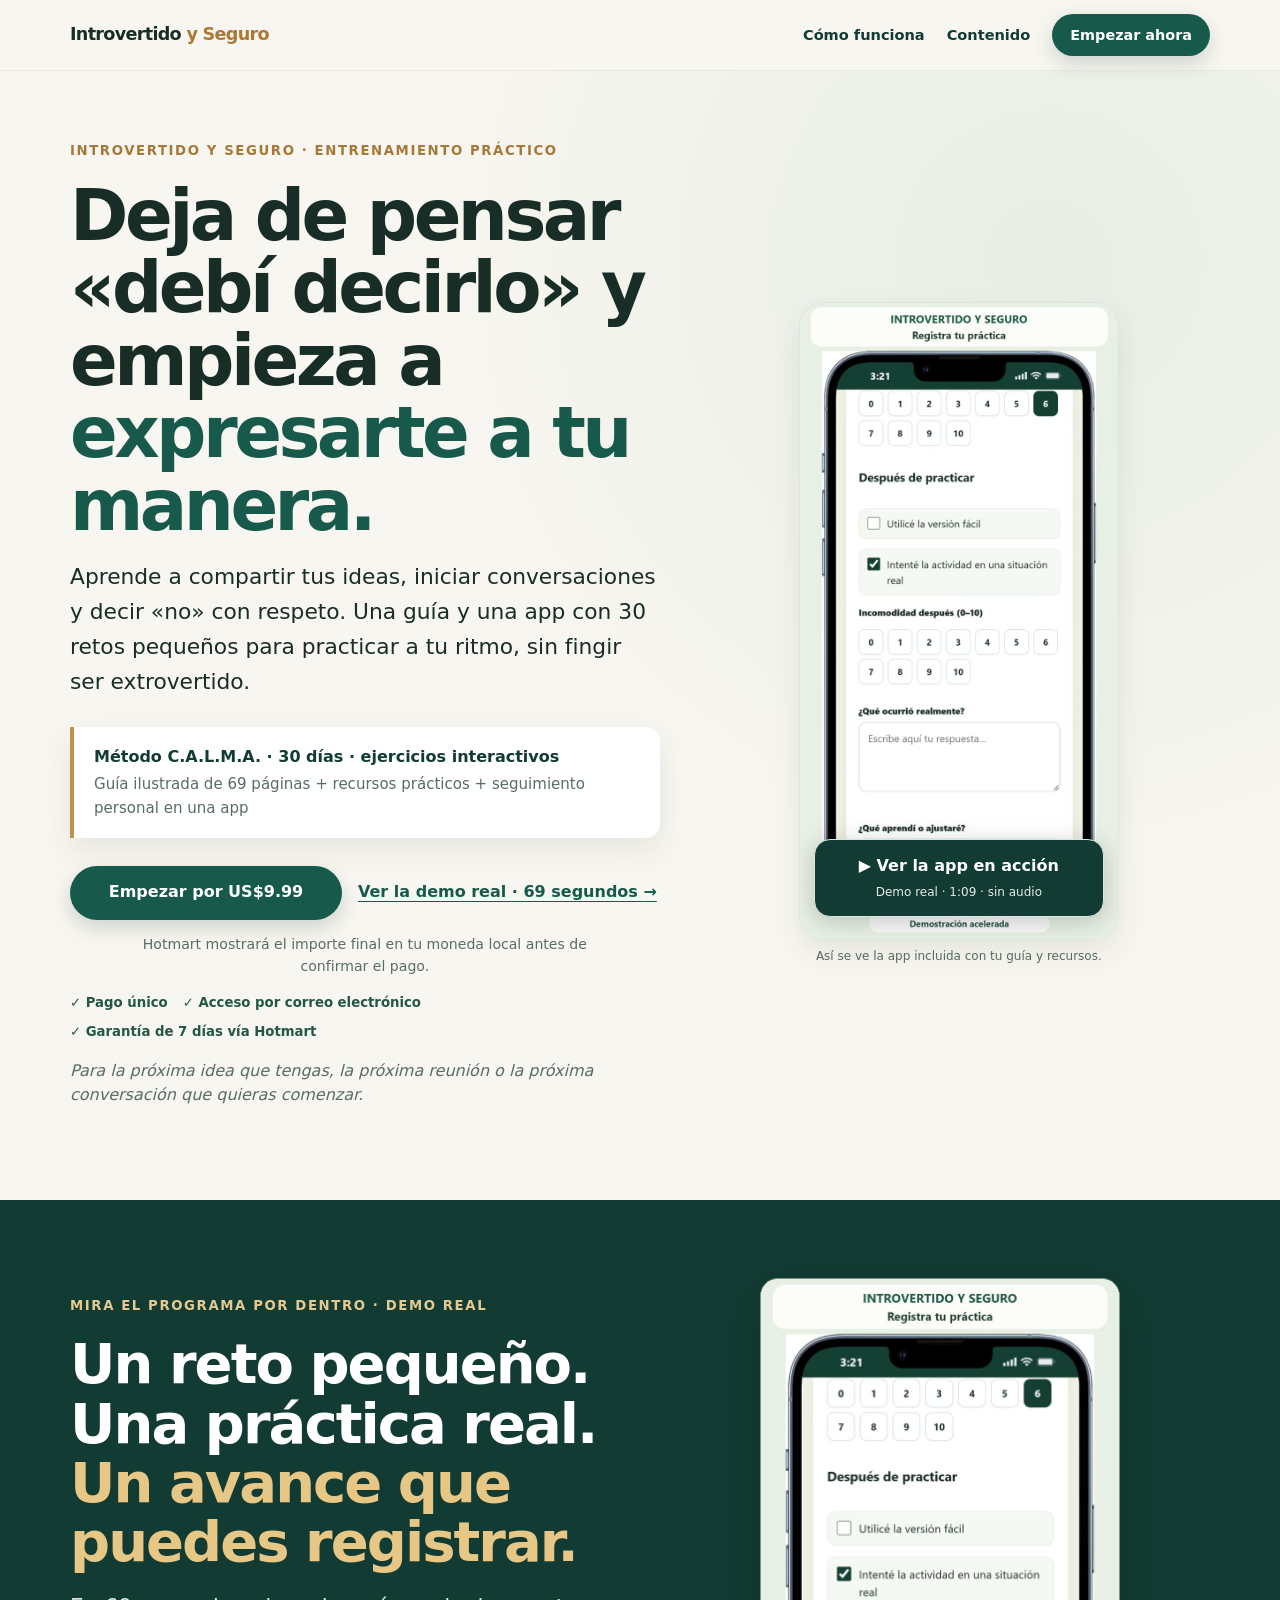
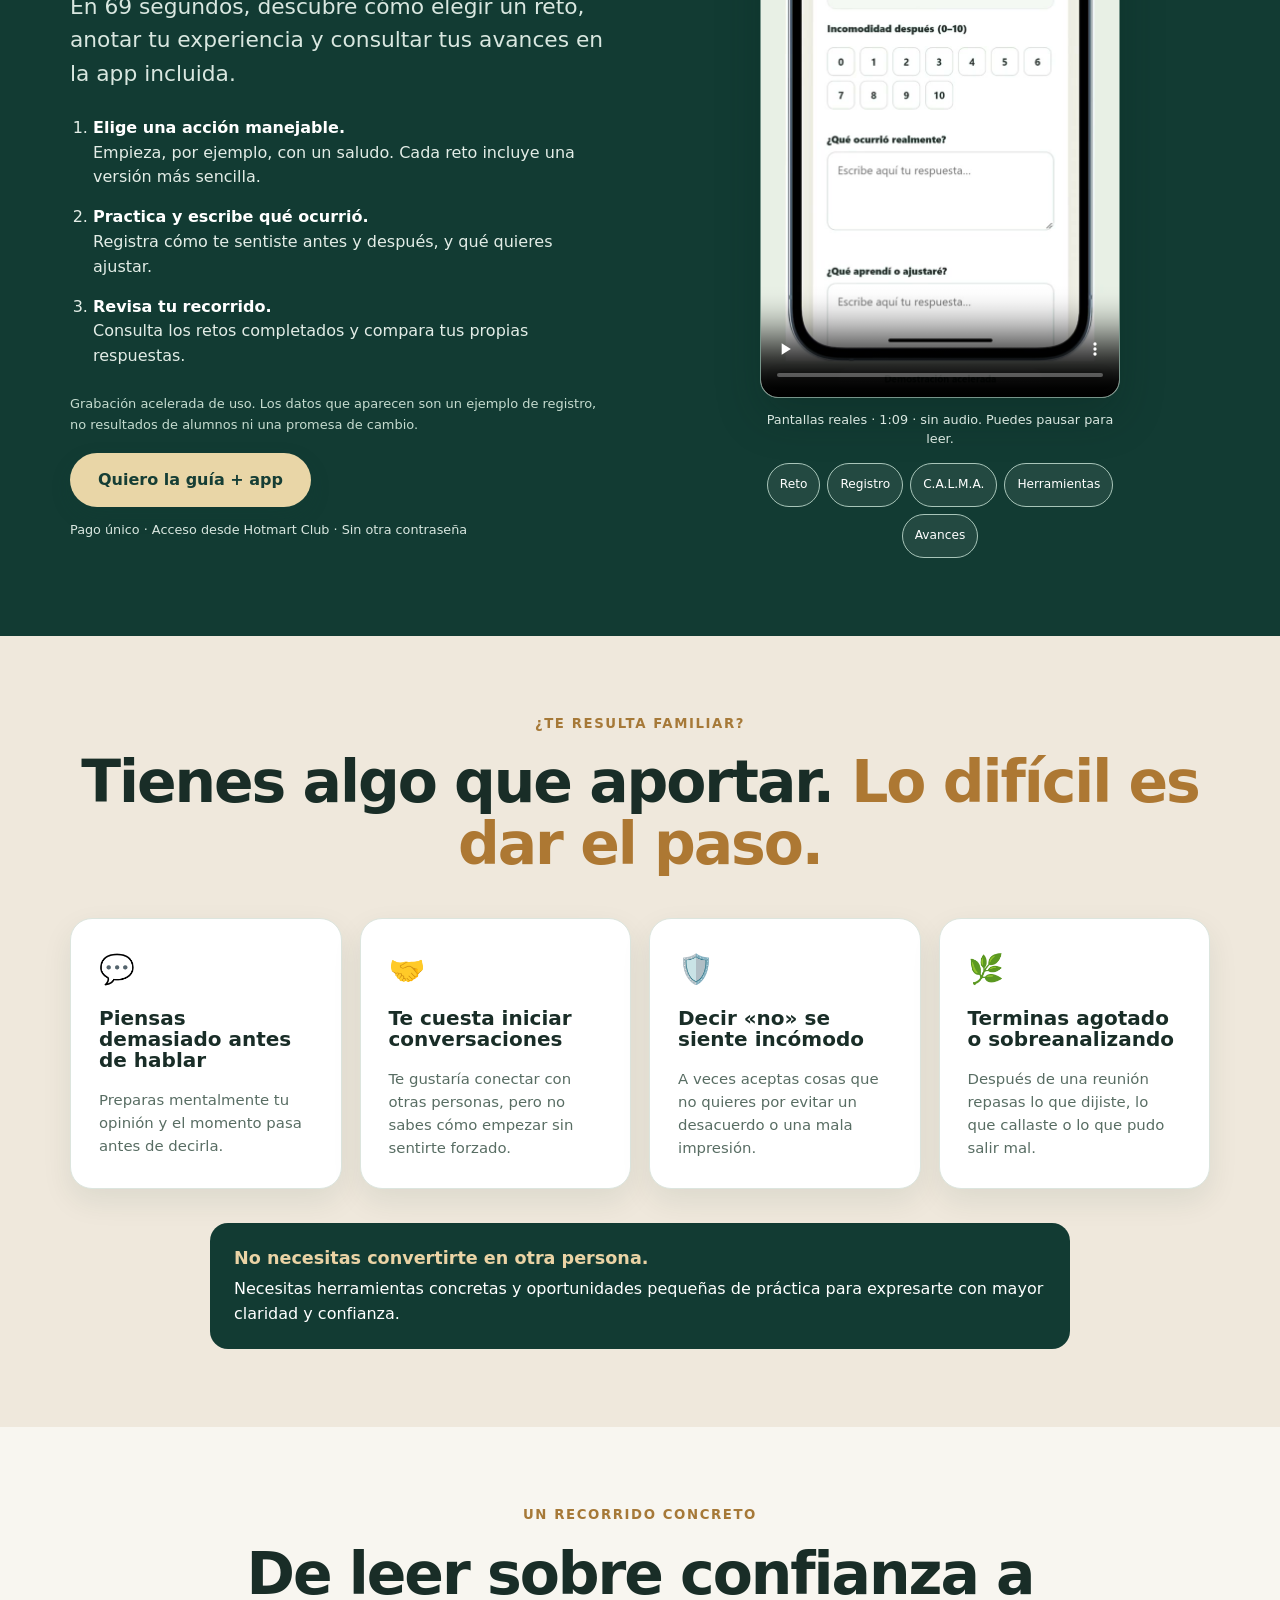
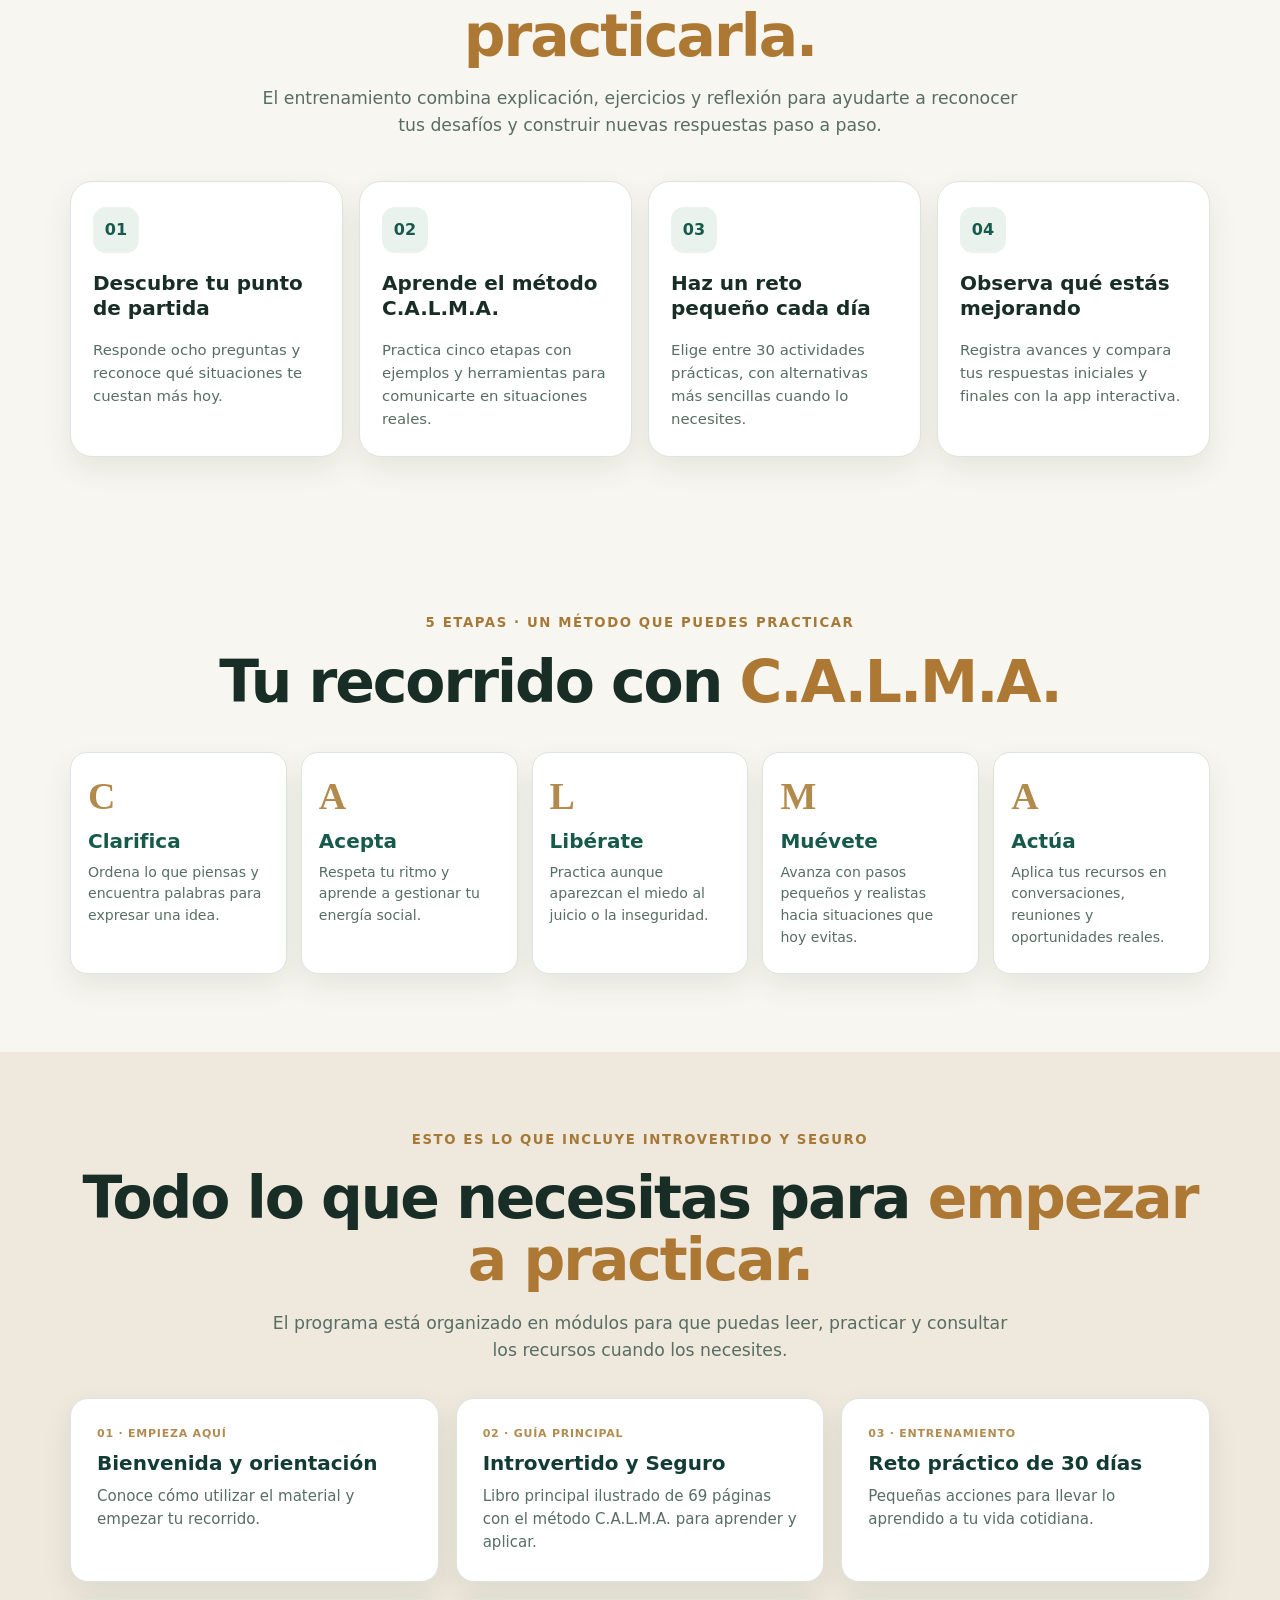
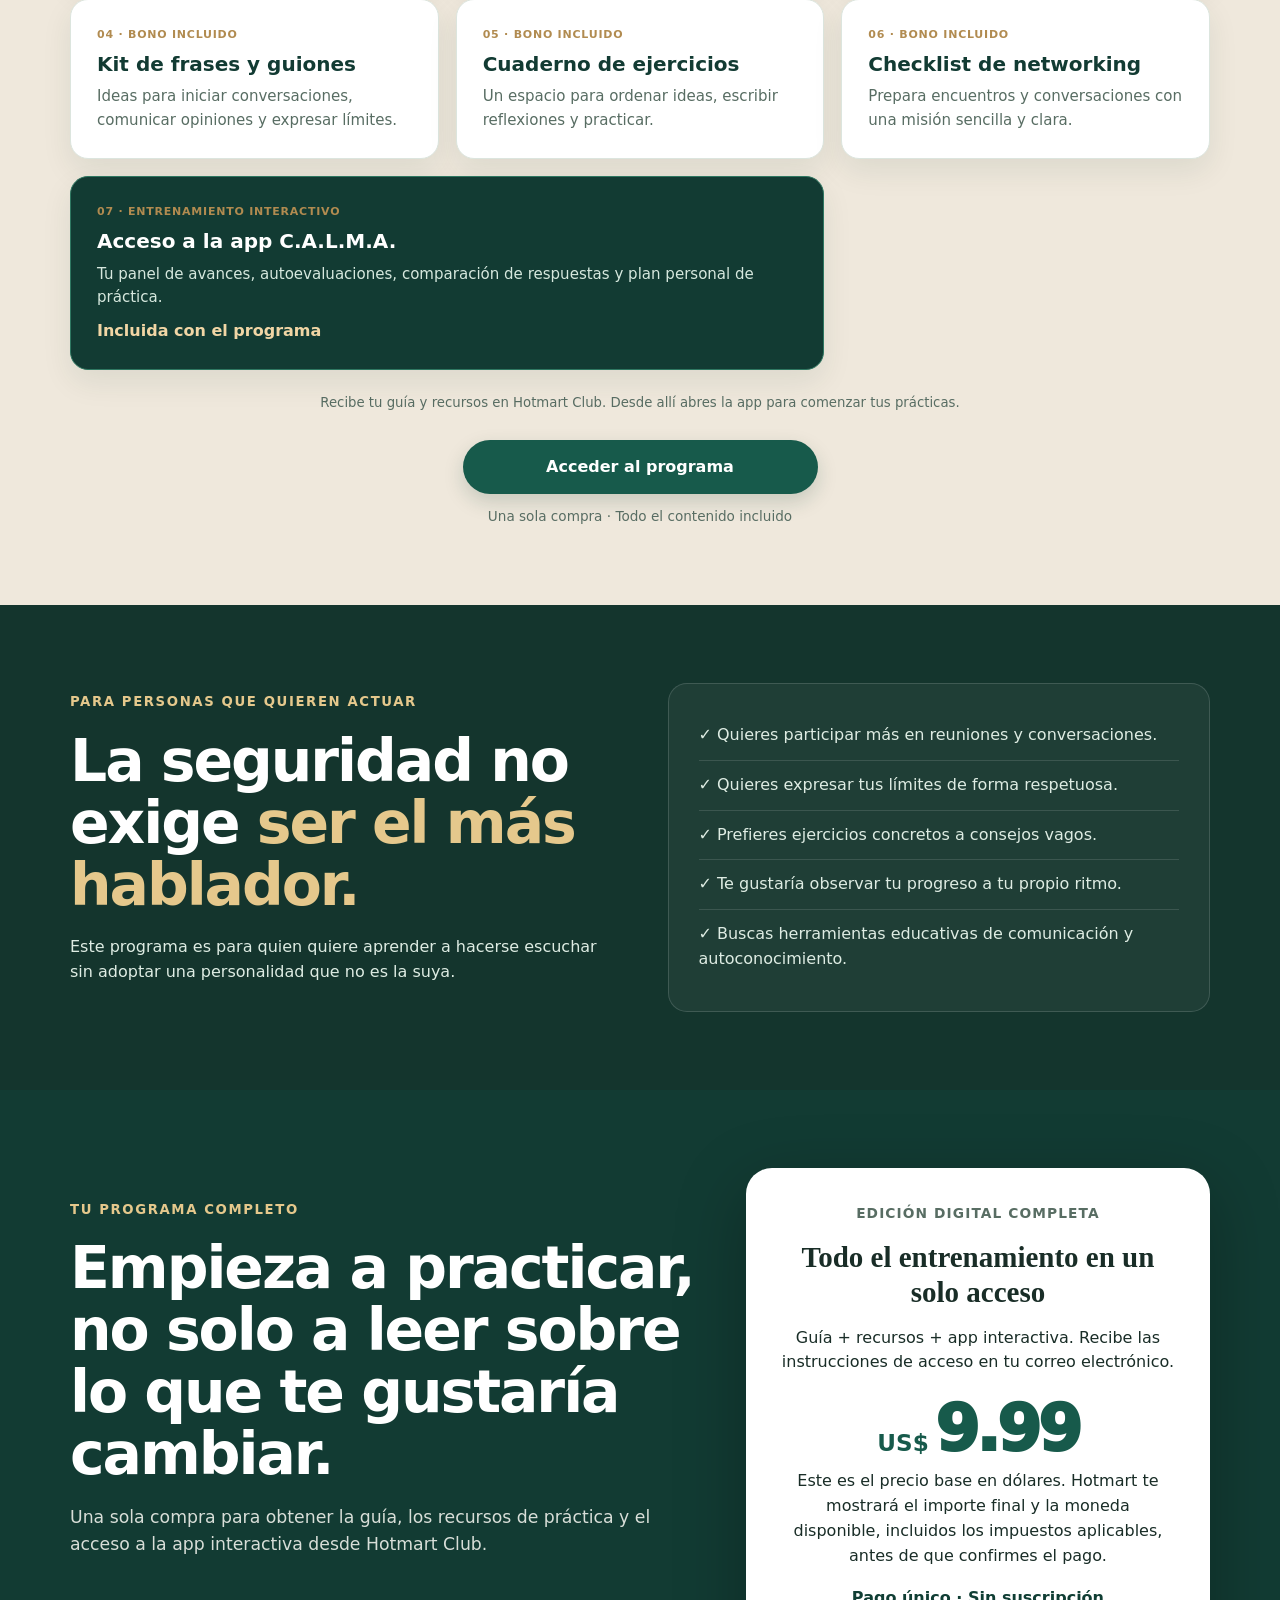
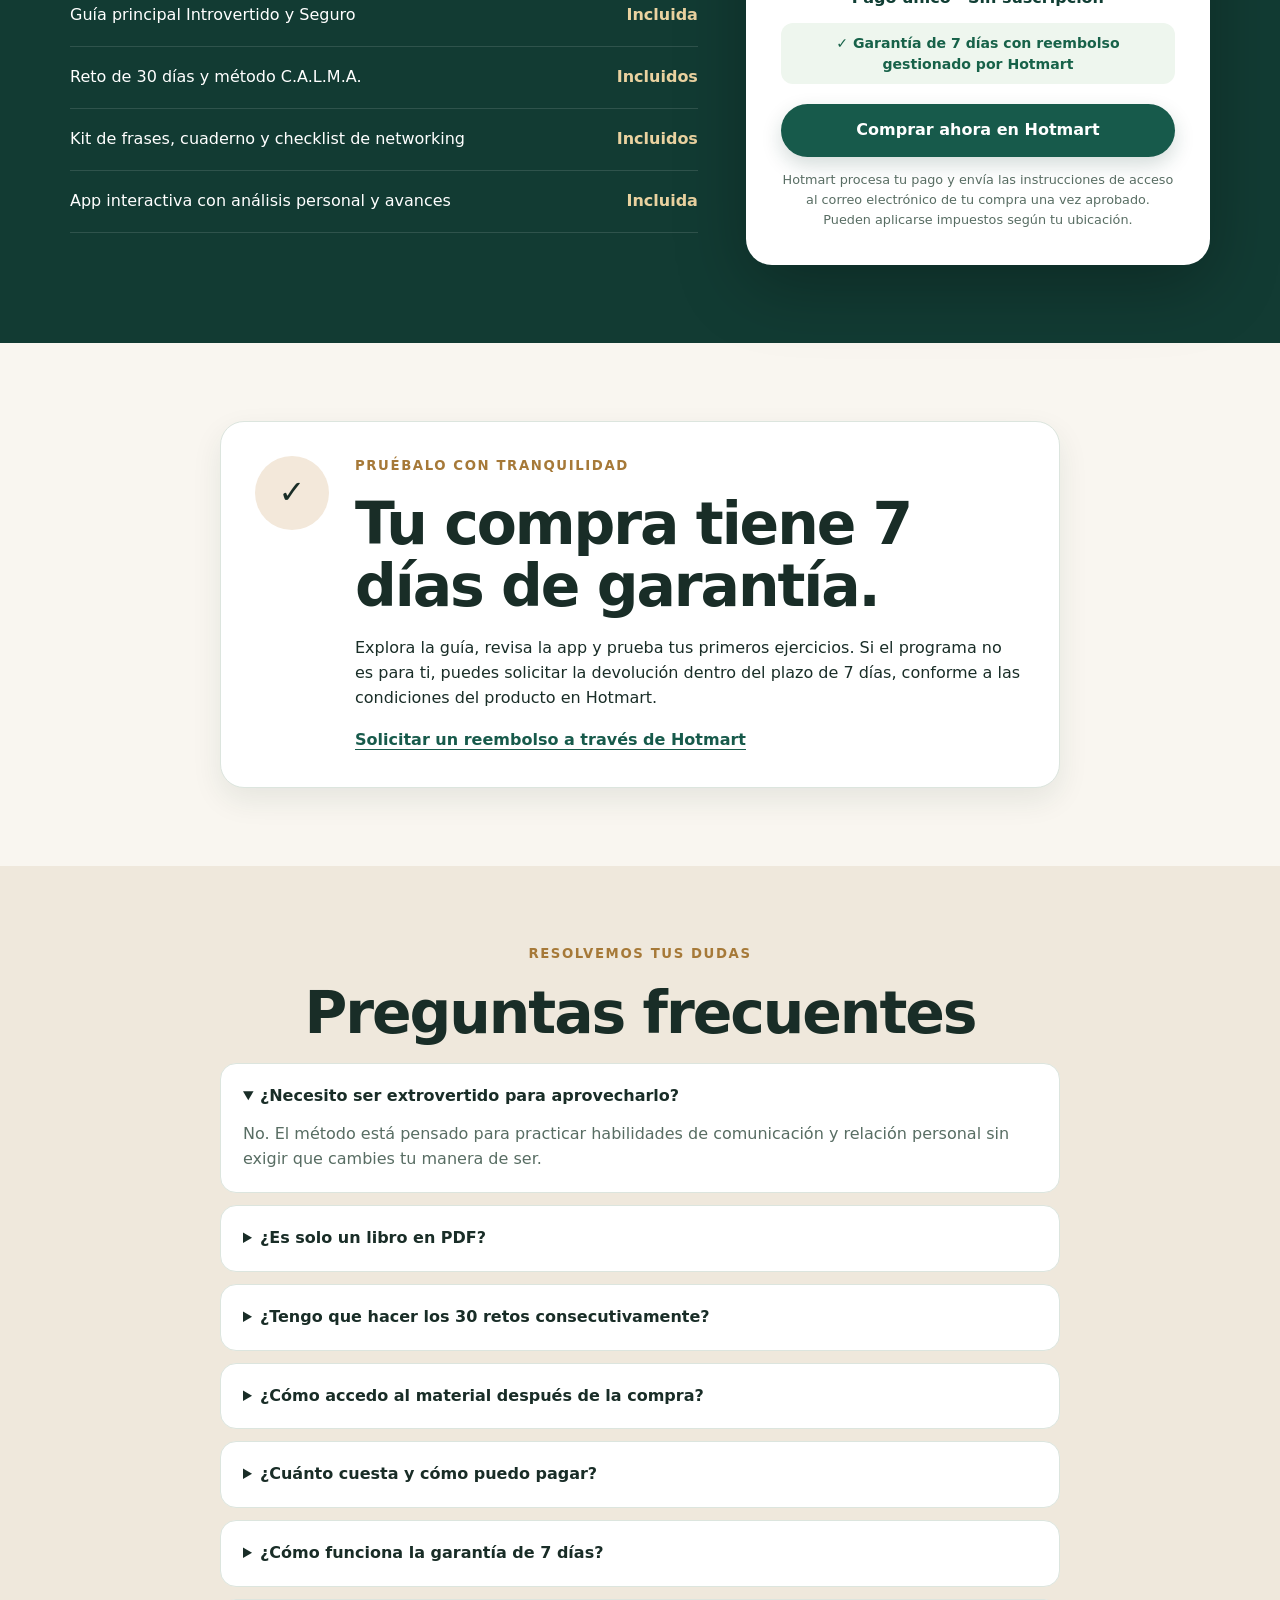
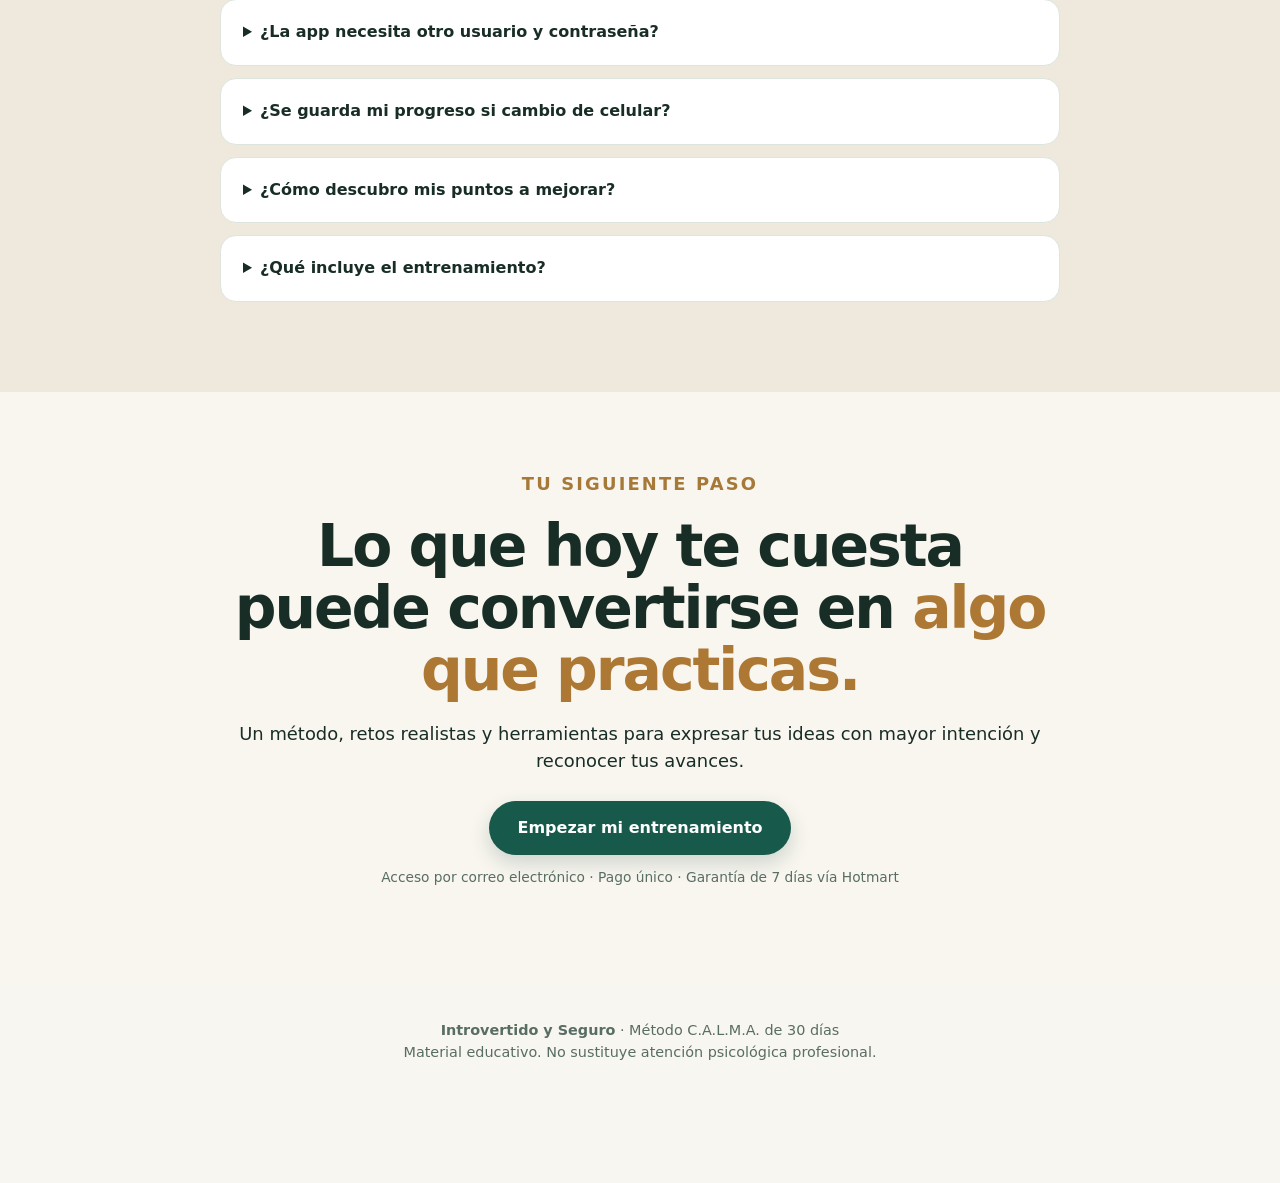
<file: index.html>
<!doctype html>
<html lang="es">
<head>
  <meta charset="utf-8">
  <meta name="viewport" content="width=device-width, initial-scale=1">
  <meta name="theme-color" content="#123b33">
  <meta name="description" content="Introvertido y Seguro: Método C.A.L.M.A. de 30 días. Aprende a expresar tus ideas, poner límites y conectar a tu manera con guía, ejercicios y entrenamiento interactivo.">
  <meta property="og:type" content="website">
  <meta property="og:title" content="Introvertido y Seguro | Método C.A.L.M.A. de 30 Días">
  <meta property="og:description" content="30 días de pequeñas prácticas, una guía completa y una app para descubrir qué mejorar y seguir tus avances.">
  <title>Introvertido y Seguro | Método C.A.L.M.A. de 30 Días</title>
  <link rel="stylesheet" href="styles.css?v=demo-20261104">
</head>
<body>
  <header class="site-header">
    <div class="container header-inner">
      <a class="brand" href="#top" aria-label="Introvertido y Seguro, inicio">Introvertido <span>y Seguro</span></a>
      <nav class="header-links" aria-label="Navegación principal">
        <a class="nav-link" href="#como-funciona">Cómo funciona</a>
        <a class="nav-link" href="#contenido">Contenido</a>
        <a class="btn btn-small btn-hotmart" data-hotmart href="https://pay.hotmart.com/F108322703A?checkoutMode=10">Empezar ahora</a>
      </nav>
    </div>
  </header>

  <main id="top">
    <section class="hero section">
      <div class="container hero-grid">
        <div class="hero-copy">
          <p class="eyebrow">INTROVERTIDO Y SEGURO · ENTRENAMIENTO PRÁCTICO</p>
          <h1>Deja de pensar <em>«debí decirlo»</em> y empieza a <span>expresarte a tu manera.</span></h1>
          <p class="lead">Aprende a compartir tus ideas, iniciar conversaciones y decir «no» con respeto. Una guía y una app con 30 retos pequeños para practicar a tu ritmo, sin fingir ser extrovertido.</p>
          <div class="hero-proof" aria-label="Lo que incluye el entrenamiento">
            <strong>Método C.A.L.M.A. · 30 días · ejercicios interactivos</strong>
            <span>Guía ilustrada de 69 páginas + recursos prácticos + seguimiento personal en una app</span>
          </div>
          <div class="hero-cta-row">
            <a class="btn btn-hotmart" data-hotmart href="https://pay.hotmart.com/F108322703A?checkoutMode=10">Empezar por US$9.99</a>
            <a class="text-link" href="#app-interactiva">Ver la demo real · 69 segundos <span aria-hidden="true">→</span></a>
          </div>
          <p class="hero-price-note">Hotmart mostrará el importe final en tu moneda local antes de confirmar el pago.</p>
          <div class="hero-trust" aria-label="Información de compra"><span>✓ Pago único</span><span>✓ Acceso por correo electrónico</span><span>✓ Garantía de 7 días vía Hotmart</span></div>
          <p class="microcopy">Para la próxima idea que tengas, la próxima reunión o la próxima conversación que quieras comenzar.</p>
        </div>
        <div class="hero-product">
          <a class="demo-cover" href="#app-interactiva" aria-label="Ver la demostración real de la app, 69 segundos">
            <img src="assets/demo-poster.jpg" width="720" height="1440" alt="Pantalla real de la app con un reto, registro de práctica y seguimiento" fetchpriority="high" decoding="async">
            <span class="demo-play">▶ Ver la app en acción <small>Demo real · 1:09 · sin audio</small></span>
          </a>
          <p class="visual-caption">Así se ve la app incluida con tu guía y recursos.</p>
        </div>
      </div>
    </section>

    <section class="section app-feature-section" id="app-interactiva" aria-labelledby="demo-heading">
      <div class="container app-feature-grid">
        <div class="demo-copy">
          <p class="eyebrow">MIRA EL PROGRAMA POR DENTRO · DEMO REAL</p>
          <h2 id="demo-heading">Un reto pequeño. Una práctica real. <span class="accent-text">Un avance que puedes registrar.</span></h2>
          <p class="lead">En 69 segundos, descubre cómo elegir un reto, anotar tu experiencia y consultar tus avances en la app incluida.</p>
          <ol class="demo-steps">
            <li><strong>Elige una acción manejable.</strong> Empieza, por ejemplo, con un saludo. Cada reto incluye una versión más sencilla.</li>
            <li><strong>Practica y escribe qué ocurrió.</strong> Registra cómo te sentiste antes y después, y qué quieres ajustar.</li>
            <li><strong>Revisa tu recorrido.</strong> Consulta los retos completados y compara tus propias respuestas.</li>
          </ol>
          <p class="demo-disclosure">Grabación acelerada de uso. Los datos que aparecen son un ejemplo de registro, no resultados de alumnos ni una promesa de cambio.</p>
          <a class="btn btn-secondary-light btn-hotmart" data-hotmart href="https://pay.hotmart.com/F108322703A?checkoutMode=10">Quiero la guía + app</a>
          <p class="demo-access">Pago único · Acceso desde Hotmart Club · Sin otra contraseña</p>
        </div>
        <figure class="demo-player">
          <video id="app-demo" controls playsinline preload="none" poster="assets/demo-poster.jpg" width="720" height="1440" aria-label="Demostración de uso de Introvertido y Seguro" aria-describedby="demo-caption">
            <source src="assets/introvertido-seguro-demo.mp4" type="video/mp4">
            Tu navegador no reproduce este video. <a href="assets/introvertido-seguro-demo.mp4">Descargar la demo en MP4</a>.
          </video>
          <figcaption id="demo-caption">Pantallas reales · 1:09 · sin audio. Puedes pausar para leer.</figcaption>
          <div class="demo-chapters" aria-label="Ir a una parte de la demostración" hidden>
            <button type="button" data-demo-time="0">Reto</button>
            <button type="button" data-demo-time="7.5">Registro</button>
            <button type="button" data-demo-time="34.125">C.A.L.M.A.</button>
            <button type="button" data-demo-time="44.125">Herramientas</button>
            <button type="button" data-demo-time="54.125">Avances</button>
          </div>
        </figure>
      </div>
    </section>

    <section class="section section-muted" id="problema">
      <div class="container">
        <p class="eyebrow center">¿Te resulta familiar?</p>
        <h2 class="center">Tienes algo que aportar. <span class="accent-text">Lo difícil es dar el paso.</span></h2>
        <div class="benefit-grid">
          <article class="card benefit-card"><div class="icon" aria-hidden="true">💬</div><h3>Piensas demasiado antes de hablar</h3><p>Preparas mentalmente tu opinión y el momento pasa antes de decirla.</p></article>
          <article class="card benefit-card"><div class="icon" aria-hidden="true">🤝</div><h3>Te cuesta iniciar conversaciones</h3><p>Te gustaría conectar con otras personas, pero no sabes cómo empezar sin sentirte forzado.</p></article>
          <article class="card benefit-card"><div class="icon" aria-hidden="true">🛡️</div><h3>Decir «no» se siente incómodo</h3><p>A veces aceptas cosas que no quieres por evitar un desacuerdo o una mala impresión.</p></article>
          <article class="card benefit-card"><div class="icon" aria-hidden="true">🌿</div><h3>Terminas agotado o sobreanalizando</h3><p>Después de una reunión repasas lo que dijiste, lo que callaste o lo que pudo salir mal.</p></article>
        </div>
        <div class="pain-callout"><strong>No necesitas convertirte en otra persona.</strong><span>Necesitas herramientas concretas y oportunidades pequeñas de práctica para expresarte con mayor claridad y confianza.</span></div>
      </div>
    </section>

    <section class="section" id="como-funciona">
      <div class="container">
        <p class="eyebrow center">Un recorrido concreto</p>
        <h2 class="center">De leer sobre confianza a <span class="accent-text">practicarla.</span></h2>
        <p class="section-intro">El entrenamiento combina explicación, ejercicios y reflexión para ayudarte a reconocer tus desafíos y construir nuevas respuestas paso a paso.</p>
        <div class="steps-grid">
          <article class="card step-card"><span class="step-bubble">01</span><h3>Descubre tu punto de partida</h3><p>Responde ocho preguntas y reconoce qué situaciones te cuestan más hoy.</p></article>
          <article class="card step-card"><span class="step-bubble">02</span><h3>Aprende el método C.A.L.M.A.</h3><p>Practica cinco etapas con ejemplos y herramientas para comunicarte en situaciones reales.</p></article>
          <article class="card step-card"><span class="step-bubble">03</span><h3>Haz un reto pequeño cada día</h3><p>Elige entre 30 actividades prácticas, con alternativas más sencillas cuando lo necesites.</p></article>
          <article class="card step-card"><span class="step-bubble">04</span><h3>Observa qué estás mejorando</h3><p>Registra avances y compara tus respuestas iniciales y finales con la app interactiva.</p></article>
        </div>
      </div>
    </section>


    <section class="section" id="metodo">
      <div class="container">
        <p class="eyebrow center">5 etapas · un método que puedes practicar</p>
        <h2 class="center">Tu recorrido con <span class="accent-text">C.A.L.M.A.</span></h2>
        <div class="calma-grid">
          <article><span>C</span><h3>Clarifica</h3><p>Ordena lo que piensas y encuentra palabras para expresar una idea.</p></article>
          <article><span>A</span><h3>Acepta</h3><p>Respeta tu ritmo y aprende a gestionar tu energía social.</p></article>
          <article><span>L</span><h3>Libérate</h3><p>Practica aunque aparezcan el miedo al juicio o la inseguridad.</p></article>
          <article><span>M</span><h3>Muévete</h3><p>Avanza con pasos pequeños y realistas hacia situaciones que hoy evitas.</p></article>
          <article><span>A</span><h3>Actúa</h3><p>Aplica tus recursos en conversaciones, reuniones y oportunidades reales.</p></article>
        </div>
      </div>
    </section>

    <section class="section section-muted" id="contenido">
      <div class="container">
        <p class="eyebrow center">ESTO ES LO QUE INCLUYE INTROVERTIDO Y SEGURO</p>
        <h2 class="center">Todo lo que necesitas para <span class="accent-text">empezar a practicar.</span></h2>
        <p class="section-intro">El programa está organizado en módulos para que puedas leer, practicar y consultar los recursos cuando los necesites.</p>
        <div class="modules-grid">
          <article class="module-card"><span>01 · EMPIEZA AQUÍ</span><h3>Bienvenida y orientación</h3><p>Conoce cómo utilizar el material y empezar tu recorrido.</p></article>
          <article class="module-card"><span>02 · GUÍA PRINCIPAL</span><h3>Introvertido y Seguro</h3><p>Libro principal ilustrado de 69 páginas con el método C.A.L.M.A. para aprender y aplicar.</p></article>
          <article class="module-card"><span>03 · ENTRENAMIENTO</span><h3>Reto práctico de 30 días</h3><p>Pequeñas acciones para llevar lo aprendido a tu vida cotidiana.</p></article>
          <article class="module-card"><span>04 · BONO INCLUIDO</span><h3>Kit de frases y guiones</h3><p>Ideas para iniciar conversaciones, comunicar opiniones y expresar límites.</p></article>
          <article class="module-card"><span>05 · BONO INCLUIDO</span><h3>Cuaderno de ejercicios</h3><p>Un espacio para ordenar ideas, escribir reflexiones y practicar.</p></article>
          <article class="module-card"><span>06 · BONO INCLUIDO</span><h3>Checklist de networking</h3><p>Prepara encuentros y conversaciones con una misión sencilla y clara.</p></article>
          <article class="module-card module-featured"><span>07 · ENTRENAMIENTO INTERACTIVO</span><h3>Acceso a la app C.A.L.M.A.</h3><p>Tu panel de avances, autoevaluaciones, comparación de respuestas y plan personal de práctica.</p><strong>Incluida con el programa</strong></article>
        </div>
        <p class="program-note">Recibe tu guía y recursos en Hotmart Club. Desde allí abres la app para comenzar tus prácticas.</p>
        <div class="center modules-cta"><a class="btn btn-hotmart" data-hotmart href="https://pay.hotmart.com/F108322703A?checkoutMode=10">Acceder al programa</a><p class="muted">Una sola compra · Todo el contenido incluido</p></div>
      </div>
    </section>

    <section class="section section-dark" id="para-quien">
      <div class="container two-column">
        <div><p class="eyebrow">PARA PERSONAS QUE QUIEREN ACTUAR</p><h2>La seguridad no exige <span>ser el más hablador.</span></h2><p>Este programa es para quien quiere aprender a hacerse escuchar sin adoptar una personalidad que no es la suya.</p></div>
        <div class="dark-feature-list">
          <p>✓ Quieres participar más en reuniones y conversaciones.</p>
          <p>✓ Quieres expresar tus límites de forma respetuosa.</p>
          <p>✓ Prefieres ejercicios concretos a consejos vagos.</p>
          <p>✓ Te gustaría observar tu progreso a tu propio ritmo.</p>
          <p>✓ Buscas herramientas educativas de comunicación y autoconocimiento.</p>
        </div>
      </div>
    </section>

    <section class="section offer-section" id="oferta">
      <div class="container offer-grid">
        <div>
          <p class="eyebrow">TU PROGRAMA COMPLETO</p>
          <h2>Empieza a practicar, no solo a leer sobre lo que te gustaría cambiar.</h2>
          <p class="offer-lead">Una sola compra para obtener la guía, los recursos de práctica y el acceso a la app interactiva desde Hotmart Club.</p>
          <ul class="offer-list">
            <li><span>Guía principal Introvertido y Seguro</span><strong>Incluida</strong></li>
            <li><span>Reto de 30 días y método C.A.L.M.A.</span><strong>Incluidos</strong></li>
            <li><span>Kit de frases, cuaderno y checklist de networking</span><strong>Incluidos</strong></li>
            <li><span>App interactiva con análisis personal y avances</span><strong>Incluida</strong></li>
          </ul>
        </div>
        <aside class="price-card">
          <span class="price-label">EDICIÓN DIGITAL COMPLETA</span>
          <h3 class="checkout-heading">Todo el entrenamiento en un solo acceso</h3>
          <p>Guía + recursos + app interactiva. Recibe las instrucciones de acceso en tu correo electrónico.</p>
          <div class="price" aria-label="Precio base: 9 dólares con 99 centavos"><span class="price-currency">US$</span>9.99</div>
          <p class="currency-note">Este es el precio base en dólares. Hotmart te mostrará el importe final y la moneda disponible, incluidos los impuestos aplicables, antes de que confirmes el pago.</p>
          <p class="offer-payment">Pago único · Sin suscripción</p><p class="offer-guarantee">✓ Garantía de 7 días con reembolso gestionado por Hotmart</p>
          <a class="btn btn-hotmart" data-hotmart href="https://pay.hotmart.com/F108322703A?checkoutMode=10">Comprar ahora en Hotmart</a>
          <small>Hotmart procesa tu pago y envía las instrucciones de acceso al correo electrónico de tu compra una vez aprobado. Pueden aplicarse impuestos según tu ubicación.</small>
        </aside>
      </div>
    </section>

    <section class="section guarantee-section" id="garantia">
      <div class="container narrow guarantee-panel">
        <div class="guarantee-icon" aria-hidden="true">✓</div>
        <div><p class="eyebrow">PRUÉBALO CON TRANQUILIDAD</p><h2>Tu compra tiene 7 días de garantía.</h2>
          <p>Explora la guía, revisa la app y prueba tus primeros ejercicios. Si el programa no es para ti, puedes solicitar la devolución dentro del plazo de 7 días, conforme a las condiciones del producto en Hotmart.</p>
          <a class="text-link" href="https://refund.hotmart.com/" target="_blank" rel="noopener noreferrer">Solicitar un reembolso a través de Hotmart</a>
        </div>
      </div>
    </section>

    <section class="section section-muted" id="faq">
      <div class="container narrow">
        <p class="eyebrow center">Resolvemos tus dudas</p>
        <h2 class="center">Preguntas frecuentes</h2>
        <div class="faq">
          <details open><summary>¿Necesito ser extrovertido para aprovecharlo?</summary><p>No. El método está pensado para practicar habilidades de comunicación y relación personal sin exigir que cambies tu manera de ser.</p></details>
          <details><summary>¿Es solo un libro en PDF?</summary><p>No. Además de la guía hay actividades, recursos y una app donde puedes responder preguntas, completar retos, ver tu porcentaje de progreso y comparar evaluaciones.</p></details>
          <details><summary>¿Tengo que hacer los 30 retos consecutivamente?</summary><p>No. Puedes hacerlos a tu ritmo, regresar a un día anterior y escoger versiones más fáciles de las prácticas.</p></details>
          <details><summary>¿Cómo accedo al material después de la compra?</summary><p>Una vez aprobado el pago, Hotmart envía al correo electrónico que registraste las instrucciones para acceder al contenido. Revisa también la carpeta de spam si no encuentras el mensaje. La app está incluida como recurso del programa.</p></details>
          <details><summary>¿Cuánto cuesta y cómo puedo pagar?</summary><p>El programa tiene un precio base de US$9.99, en un solo pago. Antes de confirmar tu compra, Hotmart mostrará el total final, la moneda de pago disponible y los impuestos que correspondan. No hacemos una conversión estimada en esta página.</p></details>
          <details><summary>¿Cómo funciona la garantía de 7 días?</summary><p>Dispones de 7 días desde la aprobación de la compra para solicitar un reembolso, de acuerdo con las condiciones de garantía configuradas para el producto. La solicitud se gestiona a través de Hotmart en <a href="https://refund.hotmart.com/" target="_blank" rel="noopener noreferrer">su plataforma de reembolsos</a>.</p></details>
          <details><summary>¿La app necesita otro usuario y contraseña?</summary><p>No. Una vez que ingresas a Hotmart Club, abres el enlace de la app como recurso del curso, sin registrarte nuevamente. Puedes usarla desde el navegador de tu celular o computadora.</p></details>
          <details><summary>¿Se guarda mi progreso si cambio de celular?</summary><p>Los avances se guardan en el navegador en que uses la app. No se sincronizan automáticamente entre dispositivos; puedes exportar un respaldo desde «Mis avances» e importarlo en otro navegador.</p></details>
          <details><summary>¿Cómo descubro mis puntos a mejorar?</summary><p>La app usa ocho preguntas educativas de autoevaluación para señalar situaciones que reportas con mayor frecuencia y sugerirte ejercicios relacionados. No es un diagnóstico psicológico.</p></details>
          <details><summary>¿Qué incluye el entrenamiento?</summary><p>La guía principal, el reto de 30 días, el kit de frases y guiones, el cuaderno de ejercicios, el checklist de networking, la bienvenida y el acceso a la app C.A.L.M.A.</p></details>
        </div>
      </div>
    </section>

    <section class="section final-section" id="resumen">
      <div class="container narrow center">
        <p class="eyebrow">TU SIGUIENTE PASO</p>
        <h2>Lo que hoy te cuesta puede convertirse en <span class="accent-text">algo que practicas.</span></h2>
        <p>Un método, retos realistas y herramientas para expresar tus ideas con mayor intención y reconocer tus avances.</p>
        <a class="btn btn-hotmart" data-hotmart href="https://pay.hotmart.com/F108322703A?checkoutMode=10">Empezar mi entrenamiento</a>
        <p class="muted final-note">Acceso por correo electrónico · Pago único · Garantía de 7 días vía Hotmart</p>
      </div>
    </section>
  </main>

  <footer class="site-footer">
    <div class="container center"><strong>Introvertido y Seguro</strong> · Método C.A.L.M.A. de 30 días<br>Material educativo. No sustituye atención psicológica profesional.</div>
  </footer>

  <div class="mobile-offer" aria-label="Acceso rápido al contenido del programa">
    <div><strong>US$9.99</strong><span>Precio base · Total final en Hotmart</span></div>
    <a class="btn btn-small btn-hotmart" data-hotmart href="https://pay.hotmart.com/F108322703A?checkoutMode=10">Empezar ahora</a>
  </div>

  <noscript><img height="1" width="1" style="display:none" src="https://www.facebook.com/tr?id=3945503179000292&ev=PageView&noscript=1" alt=""></noscript>
  <script src="app.js?v=demo-20261104"></script>
</body>
</html>
</file>
<file: styles.css>
:root {
  --bg: #f6f1e8;
  --surface: #ffffff;
  --ink: #182018;
  --muted: #687068;
  --brand: #bf6a2b;
  --brand-dark: #8f4418;
  --dark: #172018;
  --line: #ded8ce;
  --radius: 22px;
  --shadow: 0 14px 35px rgba(20, 28, 21, .09);
}

/* Real app demonstration: reserve space and keep native playback controls. */
.demo-cover{display:block;position:relative;width:min(100%,320px);border-radius:24px;overflow:hidden;box-shadow:var(--shadow);border:1px solid var(--line);text-decoration:none}
.demo-cover img{display:block;width:100%;height:auto}
.demo-play{position:absolute;inset:auto 14px 22px;background:#123b33;color:#fff;border:1px solid #d7e7dc;border-radius:16px;padding:14px 12px;text-align:center;font-weight:800;box-shadow:0 5px 24px #0003}
.demo-play small{display:block;font-size:.75rem;font-weight:500;margin-top:4px;color:#e4ede7}
.demo-player{margin:0;width:min(100%,360px);justify-self:center;min-width:0}
.demo-player video{display:block;width:100%;height:auto;aspect-ratio:1/2;background:#e9eee7;border:1px solid #77958a;border-radius:18px;box-shadow:0 18px 44px #061f1940}
.demo-player figcaption{font-size:.8rem;line-height:1.5;color:#d9e7e0;text-align:center;margin-top:12px}
.demo-steps{padding-left:23px;display:grid;gap:15px;color:#e3ede7;margin:25px 0}
.demo-steps strong{display:block;color:#fff}
.demo-disclosure{font-size:.81rem;line-height:1.6;color:#c5dbcf}
.demo-access{font-size:.8rem;color:#d9e7e0;margin:13px 0 0}
.demo-chapters{display:flex;gap:7px;justify-content:center;flex-wrap:wrap;margin-top:14px}
.demo-chapters[hidden]{display:none}
.demo-chapters button{font:inherit;font-size:.76rem;min-height:44px;padding:8px 12px;background:#ffffff12;color:#fff;border:1px solid #a8c5b9;border-radius:99px;cursor:pointer}
.demo-chapters button:hover{background:#ffffff26}
@media(max-width:760px){
 .hero-product .demo-cover{width:230px;max-width:100%}
 .app-feature-grid .demo-copy{display:contents}
 .app-feature-grid{row-gap:14px}
 .demo-copy>.eyebrow,.demo-copy>h2,.demo-copy>.lead{order:0;margin-bottom:0}
 .demo-player{width:min(100%,380px)}
 .app-feature-grid>.demo-player{order:1;margin:9px 0}
 .demo-copy>.demo-steps{order:2;margin:12px 0}
 .demo-copy>.demo-disclosure{order:3}
 .demo-copy>.btn{order:4}
 .demo-copy>.demo-access{order:5}
 .demo-copy .lead{font-size:1rem}
 .demo-steps{font-size:.94rem;gap:12px}
 .guarantee-panel{padding:24px 20px;gap:18px}
 .guarantee-panel h2{font-size:1.75rem}
 .guarantee-icon{width:48px;height:48px;font-size:1.5rem}
}
body.demo-playing .mobile-offer{opacity:0;visibility:hidden;pointer-events:none}
* { box-sizing: border-box; }
html { scroll-behavior: smooth; }
body { margin: 0; font-family: Inter, ui-sans-serif, system-ui, -apple-system, BlinkMacSystemFont, "Segoe UI", sans-serif; color: var(--ink); background: var(--bg); line-height: 1.55; }
a { color: inherit; }
.container { width: min(1140px, calc(100% - 36px)); margin-inline: auto; }
.narrow { width: min(840px, 100%); }
.section { padding: 78px 0; }
.section-muted { background: #efe8dc; }
.center { text-align: center; }
.muted { color: var(--muted); }
.eyebrow { color: var(--brand); text-transform: uppercase; letter-spacing: .12em; font-weight: 800; font-size: .83rem; }
h1, h2, h3 { line-height: 1.06; margin: 0 0 18px; }
h1 { font-size: clamp(2.8rem, 6.8vw, 5.8rem); letter-spacing: -.055em; }
h1 span { color: var(--brand); }
h2 { font-size: clamp(2rem, 4.7vw, 3.65rem); letter-spacing: -.035em; }
h3 { font-size: 1.25rem; }
p { margin: 0 0 18px; }
.site-header { position: sticky; top: 0; z-index: 30; background: rgba(246,241,232,.93); backdrop-filter: blur(14px); border-bottom: 1px solid rgba(0,0,0,.05); }
.header-inner { min-height: 70px; display: flex; align-items: center; justify-content: space-between; gap: 16px; }
.brand { text-decoration: none; font-weight: 900; letter-spacing: -.04em; }
.brand span { color: var(--brand); }
.btn { display: inline-flex; justify-content: center; align-items: center; min-height: 54px; padding: 0 28px; border-radius: 999px; background: var(--brand); color: #fff; text-decoration: none; font-weight: 850; box-shadow: 0 8px 25px rgba(191,106,43,.22); transition: transform .2s ease, background .2s ease; text-align: center; }
.btn:hover { transform: translateY(-2px); background: var(--brand-dark); }
.btn-small { min-height: 42px; padding: 0 18px; font-size: .9rem; }
.hero { padding-top: 86px; }
.hero-grid { display: grid; grid-template-columns: 1.12fr .88fr; align-items: center; gap: 68px; }
.lead { font-size: clamp(1.1rem, 2vw, 1.36rem); max-width: 760px; }
.hero-proof { display: grid; gap: 3px; padding: 18px 20px; border-left: 4px solid var(--brand); background: rgba(255,255,255,.58); border-radius: 0 14px 14px 0; margin: 28px 0; }
.hero-proof span { color: var(--muted); font-size: .94rem; }
.hero-cta-row { display: flex; flex-wrap: wrap; align-items: center; gap: 16px; }
.microcopy { margin-top: 16px; font-style: italic; color: var(--muted); }
.guarantee-inline { font-weight: 800; }
.hero-product { display: grid; justify-items: center; }
.book-mockup { width: min(370px, 90vw); aspect-ratio: 3/4; padding: 48px 34px; display: flex; flex-direction: column; justify-content: center; border-radius: 8px 20px 20px 8px; background: #f4e7d1; box-shadow: 16px 18px 0 #d2c0a6, var(--shadow); border: 1px solid #d8c7ad; text-align: center; transform: rotate(2deg); }
.book-mockup strong { font-size: clamp(2.2rem, 5vw, 4rem); letter-spacing: -.06em; line-height: .94; }
.book-mockup .accent { color: var(--brand); }
.book-mockup small { font-size: 1rem; font-weight: 700; margin: 36px 0; }
.book-kicker, .book-footer { font-size: .78rem; letter-spacing: .12em; font-weight: 800; }
.benefit-grid, .feature-grid, .bonus-grid, .testimonial-mini-grid { display: grid; gap: 18px; }
.benefit-grid { grid-template-columns: repeat(4, 1fr); margin-top: 42px; }
.feature-grid { grid-template-columns: repeat(3, 1fr); margin-top: 34px; }
.bonus-grid { grid-template-columns: repeat(3, 1fr); margin-top: 40px; }
.testimonial-mini-grid { grid-template-columns: repeat(3, 1fr); margin-top: 20px; }
.card, .bonus-card, .testimonial-mini-grid blockquote { background: var(--surface); border: 1px solid var(--line); border-radius: var(--radius); padding: 28px; box-shadow: var(--shadow); }
.benefit-card .icon { font-size: 1.8rem; margin-bottom: 16px; }
.tag { display: inline-block; margin-bottom: 14px; color: var(--brand); font-weight: 800; font-size: .78rem; text-transform: uppercase; letter-spacing: .09em; }
.pain-callout { margin: 34px auto 0; max-width: 860px; padding: 22px 24px; border-radius: 18px; background: var(--dark); color: #fff; display: grid; gap: 5px; }
.pain-callout strong { color: #efb081; font-size: 1.1rem; }
.social-proof-block { margin-top: 46px; }
.rating { text-align: center; color: #c48715; font-size: 1.05rem; font-weight: 900; }
.rating span { color: var(--ink); margin-left: 8px; }
.testimonial-mini-grid blockquote { margin: 0; font-weight: 700; }
.testimonial-mini-grid footer { margin-top: 14px; color: var(--muted); font-size: .86rem; font-weight: 500; }
.stats { display: grid; grid-template-columns: repeat(4,1fr); gap: 14px; margin-top: 42px; }
.stats > div { text-align: center; background: var(--dark); color: white; border-radius: 18px; padding: 24px; }
.stats strong { display: block; font-size: 2.5rem; color: #e6a06b; }
.stats span { font-size: .85rem; }
.offer-section { background: var(--dark); color: white; }
.offer-grid { display: grid; grid-template-columns: 1.15fr .85fr; gap: 48px; align-items: center; }
.offer-lead { color: #d8ded8; font-size: 1.08rem; }
.offer-list { list-style: none; padding: 0; margin: 28px 0 0; }
.offer-list li { display: flex; justify-content: space-between; gap: 18px; padding: 18px 0; border-bottom: 1px solid rgba(255,255,255,.12); }
.price-card { background: #fff; color: var(--ink); border-radius: 26px; padding: 34px; box-shadow: 0 20px 70px rgba(0,0,0,.28); text-align: center; }
.price-label { display: block; color: var(--muted); font-size: .86rem; font-weight: 800; text-transform: uppercase; letter-spacing: .08em; }
.old-price { text-decoration: line-through; color: var(--muted); font-size: 1.4rem; margin-top: 8px; }
.price { font-size: 5rem; line-height: 1; color: var(--brand); font-weight: 950; letter-spacing: -.08em; margin: 8px 0; }
.price-card .btn { width: 100%; margin: 18px 0 10px; }
.guarantee-section { background: #f9f6f0; }
.guarantee-panel { display: grid; grid-template-columns: auto 1fr; align-items: start; gap: 26px; padding: 34px; background: #fff; border: 1px solid var(--line); border-radius: 24px; box-shadow: var(--shadow); }
.guarantee-icon { width: 74px; height: 74px; display: grid; place-items: center; border-radius: 50%; background: #f3e8da; font-size: 2rem; }
.bonus-card { position: relative; overflow: hidden; }
.bonus-number { display: inline-block; color: var(--brand); font-size: .76rem; font-weight: 900; letter-spacing: .1em; margin-bottom: 14px; }
.bonus-card strong { color: var(--brand-dark); }
.value-section { background: #fff; }
.value-stack { margin: 34px 0; border: 1px solid var(--line); border-radius: 20px; overflow: hidden; background: #fff; box-shadow: var(--shadow); }
.value-stack > div { display: flex; justify-content: space-between; gap: 18px; padding: 18px 22px; border-bottom: 1px solid var(--line); }
.value-stack > div:last-child { border-bottom: 0; }
.value-total { background: var(--dark); color: #fff; font-size: 1.12rem; }
.value-total strong { color: #efb081; font-size: 1.35rem; }
.value-cta .btn { min-width: min(100%, 420px); }
.faq details { background: #fff; border: 1px solid var(--line); border-radius: 16px; padding: 20px 22px; margin-bottom: 12px; }
.faq summary { cursor: pointer; font-weight: 800; }
.faq details p { margin: 14px 0 0; color: var(--muted); }
.scarcity-section { background: #e8dfd1; }
.scarcity-section p { max-width: 760px; margin-inline: auto; }
.scarcity-section .btn { margin: 12px 0 18px; }
.site-footer { padding: 34px 0 100px; color: var(--muted); font-size: .9rem; }
.mobile-offer { display: none; }

@media (max-width: 980px) {
  .benefit-grid { grid-template-columns: repeat(2, 1fr); }
}

@media (max-width: 860px) {
  .section { padding: 58px 0; }
  .hero { padding-top: 52px; }
  .hero-grid, .offer-grid, .guarantee-panel { grid-template-columns: 1fr; }
  .hero-product { order: -1; }
  .feature-grid, .bonus-grid, .testimonial-mini-grid { grid-template-columns: 1fr; }
  .stats { grid-template-columns: repeat(2,1fr); }
  .header-inner .btn { display: none; }
  .hero-cta-row { align-items: flex-start; flex-direction: column; }
  .hero-cta-row .btn { width: 100%; }
  .mobile-offer { position: fixed; z-index: 50; left: 10px; right: 10px; bottom: 10px; display: flex; align-items: center; justify-content: space-between; gap: 12px; background: #fff; border: 1px solid var(--line); border-radius: 18px; padding: 10px 12px 10px 16px; box-shadow: 0 18px 45px rgba(0,0,0,.22); }
  .mobile-offer div { display: flex; flex-direction: column; line-height: 1.1; }
  .mobile-offer strong { font-size: 1.2rem; }
  .mobile-offer span { font-size: .72rem; color: var(--muted); }
}

@media (max-width: 620px) {
  .container { width: min(100% - 24px, 1140px); }
  .benefit-grid { grid-template-columns: 1fr; }
  .stats { grid-template-columns: 1fr 1fr; }
  .value-stack > div, .offer-list li { align-items: flex-start; flex-direction: column; gap: 5px; }
  .price { font-size: 4.4rem; }
  .book-mockup { width: min(315px, 86vw); }
}


/* ====================================================
   INTROVERTIDO Y SEGURO — COURSE + APP CRO REFRESH
   Visual direction: pine green / cream / warm gold.
   ==================================================== */
:root {
  --bg:#f8f6f0;
  --surface:#ffffff;
  --ink:#192d27;
  --muted:#586d63;
  --brand:#175a4b;
  --brand-dark:#103e34;
  --dark:#123b33;
  --line:#dce5de;
  --shadow:0 12px 30px rgba(18,59,51,.085);
}
body{background:var(--bg);}
:focus-visible{outline:3px solid #d2a24d;outline-offset:3px}
.site-header{background:rgba(248,246,240,.96);}
.site-header .brand{font-size:1.1rem;}
.site-header .brand span{color:#ad7833;}
.header-links{display:flex;align-items:center;gap:22px}
.header-links .nav-link{font-size:.91rem;color:var(--dark);font-weight:730;text-decoration:none}
.header-links .nav-link:hover{text-decoration:underline}
.btn{background:var(--brand);box-shadow:0 8px 20px rgba(18,59,51,.18);}
.btn:hover{background:var(--brand-dark);}
.btn:disabled,.btn[aria-disabled="true"]{cursor:not-allowed;opacity:.60;box-shadow:none;transform:none;background:#70887e;}
.btn:disabled:hover{background:#70887e;transform:none}
.eyebrow{color:#a67938;}
.accent-text{color:#ad7833;}
.hero{padding-top:70px;padding-bottom:74px;background:radial-gradient(circle at 82% 17%,#e7eee5 0,transparent 45%);}
.hero-grid{grid-template-columns:1.08fr .92fr;gap:48px}
.hero h1{font-size:clamp(2.55rem,5.5vw,5.25rem);letter-spacing:-.05em;line-height:1.03}
.hero h1 em{font-style:normal;position:relative;white-space:normal}
.hero h1 span{color:var(--brand)}
.hero .lead{max-width:615px;line-height:1.6}
.hero-proof{border-left:4px solid #bd924d;background:#fff;box-shadow:var(--shadow)}
.hero-proof strong{color:var(--dark)}
.hero-cta-row .btn{min-width:272px}
.text-link{color:var(--brand);font-weight:800;text-decoration:underline;text-underline-offset:4px}
.hero-product{position:relative}
.product-visual{display:grid;place-items:center;position:relative;width:100%;padding:14px 15px 55px}
.book-mockup{width:min(350px,84%);aspect-ratio:3/4;min-height:330px;background:linear-gradient(145deg,#183e35,#28695b);color:#fff;border:1px solid #5d937f;box-shadow:15px 16px 0 #b8cfc1,0 24px 54px #113b3333;transform:rotate(2deg)}
.book-mockup strong{font-size:clamp(1.9rem,3vw,3.1rem)}
.book-mockup .accent{color:#f0d49b}
.book-mockup small{margin:29px 0;color:#deeee6;font-size:.96rem}
.book-kicker,.book-footer{color:#efd8a7;font-size:.67rem}
.app-mini-card{position:absolute;bottom:5px;right:0;width:min(250px,66%);background:#fff;border:1px solid var(--line);box-shadow:0 12px 28px #102f2526;border-radius:16px;padding:16px;text-align:left;transform:rotate(-3deg)}
.app-mini-card>span{display:block;font-size:10px;font-weight:900;letter-spacing:.09em;color:#9e783b;margin-bottom:5px}
.app-mini-card>b{display:block;color:var(--dark);font-size:21px;font-family:Georgia,serif}
.app-mini-card>small{color:var(--muted);font-size:10px}
.app-mini-track{height:9px;background:#e7eee9;border-radius:10px;margin:12px 0 7px;overflow:hidden}
.app-mini-track i{display:block;width:32%;height:100%;background:#c39a59}
.visual-caption{text-align:center;font-size:.75rem;color:var(--muted);margin:7px 0 0}
.section-intro{max-width:760px;text-align:center;margin:8px auto 34px;color:var(--muted);font-size:1.08rem}
.benefit-grid{grid-template-columns:repeat(4,minmax(0,1fr))}
.benefit-card{border:1px solid var(--line)}
.benefit-card p{color:var(--muted);margin:0;font-size:.93rem}
.pain-callout{background:var(--dark)}
.pain-callout strong{color:#ead3a5}
.steps-grid{display:grid;grid-template-columns:repeat(4,minmax(0,1fr));gap:16px;margin:42px 0 0}
.step-card{padding:25px 22px}
.step-card h3{line-height:1.25}
.step-card p{color:var(--muted);font-size:.93rem;margin:0}
.step-bubble{display:grid;place-items:center;width:46px;height:46px;border-radius:13px;background:#eaf2ed;color:var(--brand);font-weight:900;margin-bottom:18px}
.app-feature-section{background:#123b33;color:white;overflow:hidden}
.app-feature-grid{display:grid;grid-template-columns:1fr 1fr;gap:60px;align-items:center}
.app-feature-section h2{font-size:clamp(2.2rem,4.6vw,3.5rem)}
.app-feature-section .lead{color:#d9e7e0}
.app-feature-section .eyebrow{color:#e4c990}
.app-feature-section .accent-text{color:#e7c786}
.check-list{list-style:none;margin:24px 0;padding:0;display:grid;gap:13px}
.check-list li{position:relative;padding-left:31px;color:#e3ede7}
.check-list li:before{content:"✓";position:absolute;left:0;top:0;background:#e7d5a6;color:#143b31;font-weight:900;width:22px;height:22px;border-radius:50%;text-align:center;line-height:22px;font-size:13px}
.privacy-inline{color:#bad3c9;font-size:.86rem;line-height:1.6}
.btn-secondary-light{background:#e9d6a7;color:#163e35}
.btn-secondary-light:hover{background:#f8e3af;color:#14352b}
.app-preview{background:#f9fbf8;border:1px solid #c4d8cc;border-radius:20px;color:var(--dark);overflow:hidden;box-shadow:0 24px 55px #071f1a55;max-width:520px;width:100%;justify-self:center}
.preview-top{display:flex;align-items:center;justify-content:space-between;gap:7px;background:#ebf2eb;padding:13px 17px;font-size:9px;font-weight:850;color:#496d5b;letter-spacing:.05em}
.preview-dot{width:12px;height:12px;background:#bc9654;border-radius:50%}
.preview-body{padding:26px}
.preview-kicker{font-size:.7rem;font-weight:900;color:#ae8446;letter-spacing:.10em;margin-bottom:10px}
.preview-body h3{font:700 clamp(23px,2.8vw,29px)/1.18 Georgia,serif;margin-bottom:22px;color:var(--dark)}
.preview-evaluations{display:grid;grid-template-columns:1fr auto 1fr;gap:12px;align-items:center;margin-bottom:22px}
.preview-evaluations>div{background:#edf4ef;padding:15px 10px;border-radius:13px;text-align:center;display:grid;gap:4px}
.preview-evaluations b{font-size:1.1rem}
.preview-evaluations small{font-size:.69rem;color:#60796c}
.preview-evaluations>span{color:#ae8446;font-size:22px}
.preview-skill{margin:12px 0;background:#edf1eb;padding:12px 13px;border-radius:9px}
.preview-skill span{display:block;font-size:12px;font-weight:750;margin-bottom:8px}
.preview-skill i{display:block;height:9px;border-radius:12px;background:#bc9855;position:relative}
.preview-skill:has(i)::after{content:"";display:block;height:0}
.preview-footer{display:flex;gap:12px;flex-wrap:wrap;margin-top:17px;color:#27634c;font-size:.79rem}
.preview-caption{font-size:.73rem;color:#718279;margin:0;padding:0 25px 18px;line-height:1.4}
.calma-grid{display:grid;grid-template-columns:repeat(5,minmax(0,1fr));gap:14px;margin-top:38px}
.calma-grid article{background:#fff;border:1px solid var(--line);box-shadow:var(--shadow);border-radius:17px;padding:24px 17px}
.calma-grid article>span{font:700 38px Georgia,serif;color:#b28b4c;line-height:1}
.calma-grid h3{margin:15px 0 9px;color:var(--brand)}
.calma-grid p{color:var(--muted);font-size:.88rem;margin:0}
.modules-grid{display:grid;grid-template-columns:repeat(3,minmax(0,1fr));gap:17px;margin:32px 0 18px}
.module-card{display:flex;flex-direction:column;gap:9px;min-width:0;background:#fff;padding:26px;border-radius:18px;border:1px solid var(--line);box-shadow:var(--shadow)}
.module-card>span{font-size:11px;letter-spacing:.07em;font-weight:900;color:#b18b50}
.module-card h3{margin:0;color:var(--dark);line-height:1.24}
.module-card p{margin:0;color:var(--muted);font-size:.94rem}
.module-featured{grid-column:span 2;background:#123b33;color:#fff;border-color:#2e7761;position:relative}
.module-featured h3{color:#fff}.module-featured p{color:#d6e8de}
.module-featured strong{color:#f1d6a5;margin-top:auto}
.program-note{text-align:center;font-size:.83rem;color:var(--muted);margin-top:23px}
.section-dark{background:#14352d;color:white}
.two-column{display:grid;grid-template-columns:1fr 1fr;gap:55px;align-items:center}
.section-dark .eyebrow{color:#e5c88c}
.section-dark h2 span{color:#e5c88c}
.section-dark p{color:#deece3}
.dark-feature-list{padding:27px 30px;background:#ffffff0c;border:1px solid #ffffff25;border-radius:19px}
.dark-feature-list p{border-bottom:1px solid #ffffff20;padding:12px 0;margin:0}
.dark-feature-list p:last-child{border:0}
.offer-section{background:var(--dark)}
.offer-section .eyebrow{color:#e5c88c}
.offer-list li{align-items:center}
.offer-list strong{color:#ead2a0}
.price-card{padding:35px}
.checkout-heading{font:700 29px/1.2 Georgia,serif;margin:16px 0}
.checkout-pending{background:#f4f1e7;color:#69572f;border-radius:13px;padding:16px;font-size:.9rem;font-weight:750;margin-top:22px}
.checkout-pending span{margin-right:5px}
.price-card .btn{min-height:53px;border:0;width:100%;font-family:inherit;margin:20px 0 13px}
.price-card small{display:block;color:var(--muted);font-size:.8rem}
.final-section{background:#f8f6ef}
.final-section p{font-size:1.12rem}
.final-section .btn{margin:8px 0 12px}
.final-note{font-size:.86rem!important}
.site-footer{padding-bottom:120px}
.mobile-offer strong{color:var(--dark)}
.mobile-offer .btn{white-space:nowrap}
@media(max-width:1020px){
  .calma-grid{grid-template-columns:repeat(3,minmax(0,1fr))}
  .steps-grid{grid-template-columns:repeat(2,minmax(0,1fr))}
  .modules-grid{grid-template-columns:repeat(2,minmax(0,1fr))}
  .benefit-grid{grid-template-columns:repeat(2,minmax(0,1fr))}
}
@media(max-width:860px){
  .hero{padding-top:34px}
  .hero-product{order:1}
  .hero-grid{gap:24px}
  .header-links .nav-link{display:none}
  .header-inner .btn{display:inline-flex}
  .app-feature-grid,.two-column{grid-template-columns:1fr;gap:33px}
  .app-preview{max-width:570px}
  .module-featured{grid-column:span 2}
}
@media(max-width:620px){
  .hero h1{font-size:clamp(2.28rem,9.7vw,3.25rem)}
  .hero-proof{margin:22px 0;padding:15px}
  .hero-cta-row .btn{width:100%}
  .product-visual{max-width:400px;margin:auto}
  .book-mockup{width:min(270px,74%);min-height:295px;padding:24px 18px}
  .book-mockup strong{font-size:2rem}
  .app-mini-card{width:60%;right:0}
  .steps-grid,.calma-grid,.modules-grid{grid-template-columns:1fr}
  .module-featured{grid-column:span 1}
  .calma-grid article{padding:19px}
  .app-feature-section{padding:55px 0}
  .app-preview .preview-body{padding:21px}
  .price-card{padding:25px 18px}
  .header-inner{gap:9px}
  .site-header .brand{font-size:.94rem;white-space:nowrap}
  .header-links .btn{font-size:.72rem;min-height:37px;padding:0 11px}
  .mobile-offer{padding:9px 11px}
  .mobile-offer strong{font-size:1rem}
  .site-footer{padding-bottom:105px}
}
@media(prefers-reduced-motion:reduce){
  html{scroll-behavior:auto}
  .btn{transition:none}
}

/* Precio confirmado e integración de checkout Hotmart */
.price-card .price{font-size:clamp(3.4rem,5vw,4.7rem);display:flex;justify-content:center;align-items:baseline;gap:6px;letter-spacing:-.055em;margin:22px 0 8px;line-height:1}
.price-card .price-currency{font-size:.36em;letter-spacing:0;font-weight:800}
.price-card .offer-payment{font-weight:800;color:var(--brand-dark);margin:0}
.modules-cta{margin-top:26px}
.modules-cta .btn{max-width:100%;min-width:min(100%,355px)}
.modules-cta p{font-size:.85rem;margin:12px 0 0}
@media(max-width:620px){
 .price-card .price{font-size:clamp(3.25rem,14vw,4.3rem)}
 .modules-cta .btn{min-width:0;width:100%}
}

/* Mobile first CRO polish — tested at narrow device widths. */
.hero-trust{
  display:flex;align-items:center;flex-wrap:wrap;gap:8px 15px;
  margin-top:16px;color:#255746;font-size:.83rem;font-weight:750;
}
.hero-trust span{display:inline-flex;align-items:center;gap:5px;}
html{scroll-padding-top:80px;}
body{overflow-x:clip;}
.site-header,.mobile-offer{isolation:isolate;}
.header-links .btn,.hero-cta-row .btn,.modules-cta .btn,.price-card .btn,.final-section .btn{
  -webkit-tap-highlight-color:transparent;
}
@media (max-width:760px){
  :root{--mobile-edge:16px;}
  html{scroll-padding-top:70px;scroll-padding-bottom:100px;}
  .container{width:calc(100% - (var(--mobile-edge) * 2));max-width:600px;}
  .header-inner{min-height:60px;gap:10px;}
  .site-header .brand{font-size:clamp(.96rem,4.15vw,1.2rem);white-space:normal;line-height:1.12;letter-spacing:-.025em;}
  .header-links{display:none;}
  .site-header{backdrop-filter:blur(8px);}
  .section{padding:46px 0;}
  .section-muted{background:#f0ede5;}
  .eyebrow{font-size:.73rem;letter-spacing:.105em;line-height:1.45;margin-bottom:10px;}
  h1,h2,h3{overflow-wrap:break-word;}
  h2{font-size:clamp(1.75rem,7.2vw,2.25rem);line-height:1.12;letter-spacing:-.035em;margin-bottom:16px;}
  h3{font-size:1.16rem;line-height:1.24;}
  p{line-height:1.57;}
  .hero{padding:26px 0 34px;}
  .hero-grid{grid-template-columns:minmax(0,1fr);gap:16px;}
  .hero-copy,.hero-product,.product-visual{min-width:0;}
  .hero h1{font-size:clamp(2.2rem,9.2vw,3.15rem);line-height:1.07;letter-spacing:-.049em;margin-bottom:14px;text-wrap:balance;}
  .hero .lead{font-size:1.06rem;line-height:1.5;margin-bottom:16px;}
  .hero-proof{margin:16px 0;padding:12px 14px;gap:3px;border-left-width:3px;box-shadow:none;}
  .hero-proof strong{font-size:.88rem;line-height:1.38;}
  .hero-proof span{font-size:.83rem;line-height:1.45;}
  .hero-cta-row{gap:11px;align-items:stretch;}
  .hero-cta-row .btn{min-width:0;width:100%;min-height:54px;padding:12px 16px;font-size:1rem;}
  .hero-cta-row .text-link{font-size:.88rem;text-align:center;padding:8px 0;}
  .hero-trust{margin-top:8px;gap:5px 11px;font-size:.72rem;line-height:1.45;}
  .hero .microcopy{font-size:.82rem;line-height:1.42;margin:13px 0 0;}
  .hero-product{order:1;margin-top:10px;}
  .product-visual{max-width:370px;margin-inline:auto;padding:0 5px 28px;}
  .book-mockup{width:min(218px,67%);min-height:238px;aspect-ratio:3/3.75;padding:23px 15px;box-shadow:9px 10px 0 #b8cfc1,0 13px 30px #113b3324;border-radius:5px 13px 13px 5px;}
  .book-mockup strong{font-size:clamp(1.7rem,7.5vw,2.1rem);}
  .book-mockup small{font-size:.74rem;margin:18px 0;line-height:1.45;}
  .book-kicker,.book-footer{font-size:.53rem;letter-spacing:.08em;}
  .app-mini-card{width:min(190px,57%);bottom:0;right:3px;padding:12px;border-radius:12px;box-shadow:0 8px 18px #102f2527;}
  .app-mini-card>b{font-size:1.12rem;}
  .app-mini-card>span{font-size:.55rem;}
  .app-mini-card>small{font-size:.6rem;}
  .app-mini-track{margin:9px 0 5px;}
  .visual-caption{font-size:.7rem;margin-top:8px;}
  .section-intro{font-size:.96rem;line-height:1.55;margin:6px auto 24px;}
  .benefit-grid{display:grid;grid-template-columns:minmax(0,1fr);gap:11px;margin-top:23px;}
  .benefit-card{display:grid;grid-template-columns:38px minmax(0,1fr);align-items:start;column-gap:12px;row-gap:5px;padding:18px 16px;border-radius:15px;box-shadow:0 5px 15px rgba(18,59,51,.04);}
  .benefit-card .icon{grid-row:span 2;font-size:1.55rem;line-height:1.2;margin:2px 0 0;}
  .benefit-card h3{grid-column:2;margin:0;font-size:1.05rem;line-height:1.3;}
  .benefit-card p{grid-column:2;margin:0;font-size:.86rem;line-height:1.48;}
  .pain-callout{margin-top:20px;padding:17px 19px;font-size:.92rem;}
  .steps-grid{grid-template-columns:minmax(0,1fr);gap:10px;margin-top:20px;}
  .step-card{display:grid;grid-template-columns:40px minmax(0,1fr);column-gap:12px;row-gap:4px;padding:17px 15px;border-radius:15px;box-shadow:0 5px 15px rgba(18,59,51,.04);}
  .step-card .step-bubble{grid-row:span 2;width:38px;height:38px;border-radius:10px;margin:0;font-size:.83rem;}
  .step-card h3{grid-column:2;margin:0;font-size:1.04rem;}
  .step-card p{grid-column:2;line-height:1.48;font-size:.86rem;}
  .app-feature-section{padding:45px 0 49px;}
  .app-feature-grid{gap:26px;}
  .app-feature-section h2{font-size:clamp(1.8rem,7.1vw,2.25rem);line-height:1.12;}
  .app-feature-section .lead{font-size:1rem;line-height:1.55;}
  .check-list{gap:10px;margin:18px 0;}
  .check-list li{font-size:.93rem;line-height:1.52;padding-left:30px;}
  .privacy-inline{font-size:.79rem;margin-bottom:18px;}
  .btn-secondary-light{display:flex;width:100%;padding:12px 13px;min-height:53px;font-size:.91rem;line-height:1.3;}
  .app-preview{border-radius:16px;max-width:430px;box-shadow:0 10px 26px #071f1a2d;}
  .preview-top{padding:9px 12px;}
  .app-preview .preview-body{padding:19px 16px;}
  .preview-body h3{font-size:1.33rem;}
  .preview-evaluations{gap:8px;}
  .preview-evaluations>div{padding:12px 7px;}
  .preview-caption{padding:0 16px 14px;}
  .calma-grid,.modules-grid{grid-template-columns:minmax(0,1fr);gap:10px;margin-top:20px;}
  .calma-grid article{display:grid;grid-template-columns:36px minmax(0,1fr);column-gap:14px;row-gap:3px;padding:16px;border-radius:15px;box-shadow:0 5px 14px rgba(18,59,51,.04);}
  .calma-grid article>span{grid-row:span 2;font-size:1.8rem;}
  .calma-grid h3{grid-column:2;font-size:1.05rem;margin:0;}
  .calma-grid p{grid-column:2;line-height:1.45;font-size:.86rem;}
  .module-card{gap:6px;padding:16px 18px;border-radius:14px;box-shadow:0 5px 14px rgba(18,59,51,.04);}
  .module-card>span{font-size:.65rem;letter-spacing:.06em;}
  .module-card h3{font-size:1.08rem;}
  .module-card p{font-size:.88rem;line-height:1.48;}
  .module-featured{grid-column:span 1;}
  .program-note{font-size:.78rem;line-height:1.52;margin-top:18px;}
  .modules-cta{margin-top:21px;}
  .modules-cta .btn{width:100%;min-width:0;font-size:.91rem;padding:12px;}
  .two-column{gap:17px;}
  .dark-feature-list{padding:12px 18px;}
  .dark-feature-list p{padding:10px 0;font-size:.91rem;line-height:1.42;}
  .offer-grid{grid-template-columns:minmax(0,1fr);gap:20px;}
  .offer-lead{font-size:.98rem;line-height:1.5;}
  .offer-list{margin-top:15px;}
  .offer-list li{flex-direction:row;align-items:start;justify-content:space-between;gap:10px;padding:12px 0;font-size:.85rem;line-height:1.4;}
  .offer-list li>span{flex:1;min-width:0;}
  .offer-list li>strong{text-align:right;flex:0 0 auto;font-size:.74rem;}
  .price-card{padding:22px 18px;border-radius:20px;}
  .price-card .checkout-heading{font-size:1.48rem;margin:10px 0;}
  .price-card .price{font-size:clamp(3.3rem,14vw,4.1rem);margin:16px 0 6px;}
  .price-card .btn{min-height:54px;margin:17px 0 11px;padding:10px 13px;font-size:.93rem;line-height:1.35;}
  .price-card small{font-size:.77rem;line-height:1.4;}
  .faq details{padding:15px 16px;margin-bottom:10px;border-radius:13px;}
  .faq summary{font-size:.94rem;line-height:1.44;padding-right:5px;}
  .faq details p{font-size:.89rem;line-height:1.6;}
  .final-section p{font-size:1rem;}
  .final-section .btn{display:flex;width:100%;min-height:54px;font-size:.91rem;line-height:1.35;padding:11px 13px;}
  .mobile-offer{
    display:flex;align-items:center;gap:11px;
    left:12px;right:12px;bottom:calc(9px + env(safe-area-inset-bottom,0px));
    padding:10px 11px 10px 14px;border-radius:16px;
    box-shadow:0 9px 32px rgba(12,39,30,.20);
    opacity:0;visibility:hidden;pointer-events:none;
    transform:translateY(calc(100% + 20px));
    transition:opacity .2s ease,transform .2s ease,visibility .2s;
  }
  .mobile-offer.is-visible{opacity:1;visibility:visible;pointer-events:auto;transform:none;}
  .mobile-offer div{min-width:0;}
  .mobile-offer strong{font-size:1.19rem;line-height:1.2;}
  .mobile-offer span{font-size:.72rem;line-height:1.3;}
  .mobile-offer .btn{font-size:.86rem;line-height:1.15;min-width:134px;min-height:46px;padding:9px 13px;border-radius:11px;}
  .site-footer{padding:27px 0 calc(125px + env(safe-area-inset-bottom,0px));font-size:.8rem;}
}
@media(max-width:375px){
  :root{--mobile-edge:13px;}
  .hero h1{font-size:clamp(2rem,9vw,2.32rem);}
  .hero .lead{font-size:1rem;}
  .hero-trust{font-size:.69rem;}
  .mobile-offer{left:8px;right:8px;gap:8px;}
  .mobile-offer .btn{min-width:112px;font-size:.82rem;padding:8px 10px;}
  .mobile-offer strong{font-size:1.06rem;}
  .app-mini-card{width:56%;}
  .offer-list li>strong{font-size:.71rem;}
}
@media(prefers-reduced-motion:reduce){
  .mobile-offer{transition:none;}
}

/* Comportamiento coherente de barra inferior también en tablet angosta. */
@media (min-width:761px) and (max-width:860px){
  .mobile-offer{
    bottom:calc(10px + env(safe-area-inset-bottom,0px));
    opacity:0;visibility:hidden;pointer-events:none;
    transform:translateY(calc(100% + 20px));
    transition:opacity .2s ease,transform .2s ease,visibility .2s;
  }
  .mobile-offer.is-visible{opacity:1;visibility:visible;pointer-events:auto;transform:none;}
}

/* Reassurance about Hotmart guarantee and email-based access */
.price-card .offer-guarantee{font-size:.88rem;line-height:1.45;font-weight:800;color:#176249;margin:12px 0 0;background:#eef6ee;border-radius:12px;padding:10px 12px;}
@media(max-width:760px){.hero-trust{align-items:flex-start;}.price-card .offer-guarantee{font-size:.83rem;padding:10px;}}

/* Centrar únicamente los mensajes debajo de "Ver cómo funciona la app" en móvil. */
@media (max-width:760px){
  .hero-trust{
    width:100%;
    justify-content:center;
    align-items:center;
    text-align:center;
    margin-left:auto;
    margin-right:auto;
  }
  .hero-trust span{
    justify-content:center;
    text-align:center;
  }
}

.hero-price-note{width:100%;max-width:510px;margin:14px auto 12px;text-align:center;color:var(--muted);font-size:.88rem;line-height:1.55}
@media(max-width:760px){.hero-price-note{max-width:100%;margin:12px auto 10px;padding:0 8px;font-size:.85rem;line-height:1.5}}
</file>
